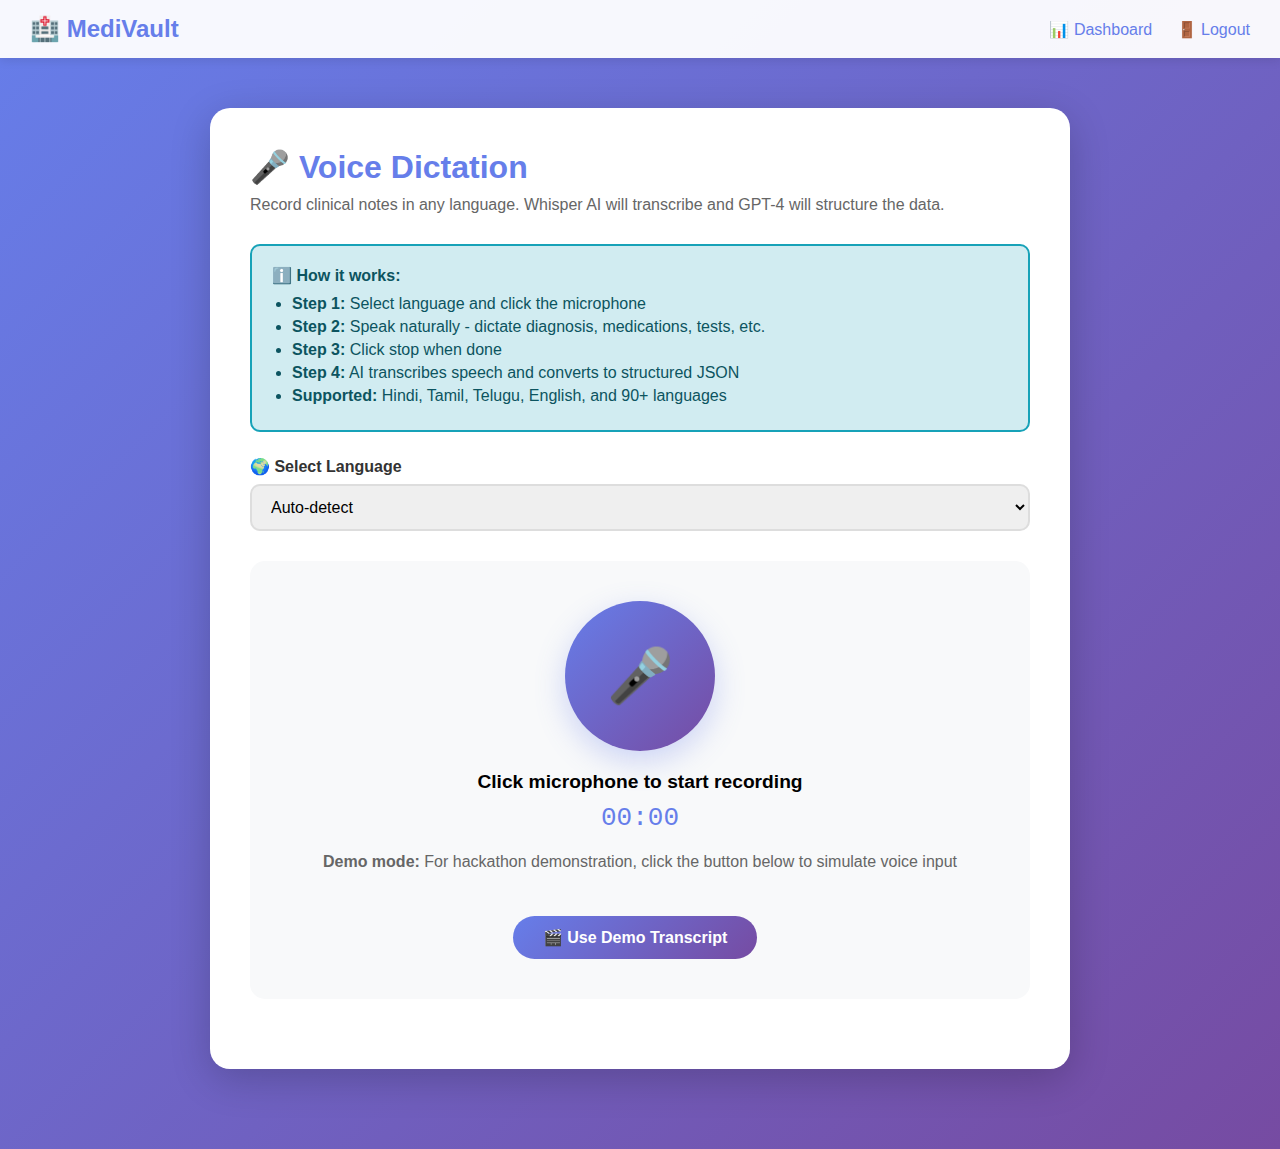
<file: templates/voice_dictation.html>
<!DOCTYPE html>
<html lang="en">
<head>
    <meta charset="UTF-8">
    <meta name="viewport" content="width=device-width, initial-scale=1.0">
    <title>Voice Dictation - MediVault</title>
    <style>
        * {
            margin: 0;
            padding: 0;
            box-sizing: border-box;
        }

        body {
            font-family: 'Segoe UI', Tahoma, Geneva, Verdana, sans-serif;
            background: linear-gradient(135deg, #667eea 0%, #764ba2 100%);
            min-height: 100vh;
        }

        .navbar {
            background: rgba(255, 255, 255, 0.95);
            padding: 15px 30px;
            box-shadow: 0 2px 10px rgba(0,0,0,0.1);
            display: flex;
            justify-content: space-between;
            align-items: center;
        }

        .navbar h1 {
            color: #667eea;
            font-size: 1.5em;
        }

        .navbar a {
            color: #667eea;
            text-decoration: none;
            margin-left: 20px;
            font-weight: 500;
        }

        .navbar a:hover {
            text-decoration: underline;
        }

        .container {
            max-width: 900px;
            margin: 30px auto;
            padding: 20px;
        }

        .voice-card {
            background: white;
            border-radius: 20px;
            padding: 40px;
            box-shadow: 0 10px 40px rgba(0,0,0,0.2);
            margin-bottom: 30px;
        }

        .voice-card h2 {
            color: #667eea;
            margin-bottom: 10px;
            font-size: 2em;
        }

        .voice-card p {
            color: #666;
            margin-bottom: 30px;
        }

        .recorder-section {
            text-align: center;
            padding: 40px;
            background: #f8f9fa;
            border-radius: 15px;
            margin-bottom: 30px;
        }

        .mic-button {
            width: 150px;
            height: 150px;
            border-radius: 50%;
            background: linear-gradient(135deg, #667eea 0%, #764ba2 100%);
            border: none;
            cursor: pointer;
            transition: all 0.3s;
            display: flex;
            align-items: center;
            justify-content: center;
            margin: 0 auto 20px;
            box-shadow: 0 10px 30px rgba(102, 126, 234, 0.3);
        }

        .mic-button:hover {
            transform: scale(1.05);
            box-shadow: 0 15px 40px rgba(102, 126, 234, 0.4);
        }

        .mic-button.recording {
            animation: pulse 1.5s infinite;
            background: linear-gradient(135deg, #dc3545 0%, #c82333 100%);
        }

        @keyframes pulse {
            0%, 100% { transform: scale(1); box-shadow: 0 10px 30px rgba(220, 53, 69, 0.3); }
            50% { transform: scale(1.1); box-shadow: 0 15px 50px rgba(220, 53, 69, 0.6); }
        }

        .mic-icon {
            font-size: 4em;
        }

        .recording-status {
            font-size: 1.2em;
            font-weight: bold;
            margin-bottom: 10px;
        }

        .recording-status.active {
            color: #dc3545;
        }

        .timer {
            font-size: 2em;
            font-family: monospace;
            color: #667eea;
            margin-bottom: 15px;
        }

        .language-selector {
            margin-bottom: 30px;
        }

        .language-selector label {
            display: block;
            color: #333;
            font-weight: 600;
            margin-bottom: 8px;
        }

        .language-selector select {
            width: 100%;
            padding: 12px 15px;
            border: 2px solid #ddd;
            border-radius: 10px;
            font-size: 1em;
        }

        .transcript-section {
            background: white;
            border-radius: 20px;
            padding: 40px;
            box-shadow: 0 10px 40px rgba(0,0,0,0.2);
            display: none;
        }

        .transcript-section.active {
            display: block;
        }

        .transcript-section h3 {
            color: #667eea;
            margin-bottom: 20px;
        }

        .transcript-box {
            background: #f8f9fa;
            padding: 20px;
            border-radius: 10px;
            border-left: 5px solid #667eea;
            margin-bottom: 20px;
            min-height: 100px;
            line-height: 1.6;
        }

        .structured-data {
            background: #d4edda;
            border: 2px solid #28a745;
            border-radius: 10px;
            padding: 20px;
            margin-top: 20px;
        }

        .structured-data h4 {
            color: #155724;
            margin-bottom: 15px;
        }

        .structured-data pre {
            background: white;
            padding: 15px;
            border-radius: 5px;
            overflow-x: auto;
            font-size: 0.9em;
        }

        .btn {
            padding: 12px 30px;
            background: linear-gradient(135deg, #667eea 0%, #764ba2 100%);
            color: white;
            border: none;
            border-radius: 25px;
            font-size: 1em;
            font-weight: bold;
            cursor: pointer;
            transition: all 0.3s;
            margin-right: 10px;
        }

        .btn:hover {
            transform: scale(1.05);
            box-shadow: 0 5px 15px rgba(0,0,0,0.3);
        }

        .btn-secondary {
            background: #6c757d;
        }

        .btn-secondary:hover {
            background: #5a6268;
        }

        .info-box {
            background: #d1ecf1;
            border: 2px solid #17a2b8;
            border-radius: 10px;
            padding: 20px;
            margin-bottom: 25px;
        }

        .info-box h4 {
            color: #0c5460;
            margin-bottom: 10px;
        }

        .info-box ul {
            margin-left: 20px;
            color: #0c5460;
        }

        .info-box li {
            margin-bottom: 5px;
        }

        .processing-overlay {
            display: none;
            position: fixed;
            top: 0;
            left: 0;
            width: 100%;
            height: 100%;
            background: rgba(0,0,0,0.8);
            z-index: 9999;
            justify-content: center;
            align-items: center;
        }

        .processing-overlay.active {
            display: flex;
        }

        .processing-content {
            background: white;
            padding: 40px;
            border-radius: 20px;
            text-align: center;
            max-width: 400px;
        }

        .spinner {
            border: 5px solid #f3f3f3;
            border-top: 5px solid #667eea;
            border-radius: 50%;
            width: 60px;
            height: 60px;
            animation: spin 1s linear infinite;
            margin: 0 auto 20px;
        }

        @keyframes spin {
            0% { transform: rotate(0deg); }
            100% { transform: rotate(360deg); }
        }
    </style>
</head>
<body>
    <nav class="navbar">
        <h1>🏥 MediVault</h1>
        <div>
            <a href="/doctor/dashboard">📊 Dashboard</a>
            <a href="/logout">🚪 Logout</a>
        </div>
    </nav>

    <div class="container">
        <div class="voice-card">
            <h2>🎤 Voice Dictation</h2>
            <p>Record clinical notes in any language. Whisper AI will transcribe and GPT-4 will structure the data.</p>

            <div class="info-box">
                <h4>ℹ️ How it works:</h4>
                <ul>
                    <li><strong>Step 1:</strong> Select language and click the microphone</li>
                    <li><strong>Step 2:</strong> Speak naturally - dictate diagnosis, medications, tests, etc.</li>
                    <li><strong>Step 3:</strong> Click stop when done</li>
                    <li><strong>Step 4:</strong> AI transcribes speech and converts to structured JSON</li>
                    <li><strong>Supported:</strong> Hindi, Tamil, Telugu, English, and 90+ languages</li>
                </ul>
            </div>

            <div class="language-selector">
                <label for="language">🌍 Select Language</label>
                <select id="language">
                    <option value="">Auto-detect</option>
                    <option value="en">English</option>
                    <option value="hi">Hindi (हिंदी)</option>
                    <option value="ta">Tamil (தமிழ்)</option>
                    <option value="te">Telugu (తెలుగు)</option>
                    <option value="mr">Marathi (मराठी)</option>
                    <option value="bn">Bengali (বাংলা)</option>
                </select>
            </div>

            <div class="recorder-section">
                <button class="mic-button" id="micButton">
                    <span class="mic-icon">🎤</span>
                </button>
                
                <div class="recording-status" id="status">Click microphone to start recording</div>
                <div class="timer" id="timer">00:00</div>
                
                <p style="color: #666; margin-top: 20px;">
                    <strong>Demo mode:</strong> For hackathon demonstration, click the button below to simulate voice input
                </p>
                <button class="btn" id="demoButton" style="margin-top: 15px;">
                    🎬 Use Demo Transcript
                </button>
            </div>
        </div>

        <div class="transcript-section" id="transcriptSection">
            <h3>📝 Transcript</h3>
            <div class="transcript-box" id="transcriptBox">
                Transcript will appear here...
            </div>

            <div class="structured-data" id="structuredData" style="display: none;">
                <h4>✅ Structured Clinical Data (JSON)</h4>
                <pre id="jsonOutput"></pre>
                
                <button class="btn" id="saveButton">💾 Save to Patient Record</button>
                <button class="btn btn-secondary" id="newButton">🔄 New Recording</button>
            </div>
        </div>
    </div>

    <!-- Processing Overlay -->
    <div class="processing-overlay" id="processingOverlay">
        <div class="processing-content">
            <div class="spinner"></div>
            <h3 style="color: #667eea; margin-bottom: 10px;">Processing Audio...</h3>
            <p style="color: #666;">
                🎤 Transcribing with Whisper AI<br>
                🤖 Structuring data with GPT-4<br>
                <br>
                <strong>Please wait...</strong>
            </p>
        </div>
    </div>

    <script>
        let isRecording = false;
        let startTime;
        let timerInterval;
        let mediaRecorder;
        let audioChunks = [];

        const micButton = document.getElementById('micButton');
        const status = document.getElementById('status');
        const timer = document.getElementById('timer');
        const demoButton = document.getElementById('demoButton');
        const transcriptSection = document.getElementById('transcriptSection');
        const transcriptBox = document.getElementById('transcriptBox');
        const structuredData = document.getElementById('structuredData');
        const jsonOutput = document.getElementById('jsonOutput');
        const processingOverlay = document.getElementById('processingOverlay');
        const saveButton = document.getElementById('saveButton');
        const newButton = document.getElementById('newButton');

        // Microphone button click
        micButton.addEventListener('click', toggleRecording);

        // Demo button - simulates voice input
        demoButton.addEventListener('click', useDemoTranscript);

        function toggleRecording() {
            if (!isRecording) {
                startRecording();
            } else {
                stopRecording();
            }
        }

        function startRecording() {
            // Note: Real browser audio recording would use MediaRecorder API
            // For demo, we'll simulate
            isRecording = true;
            micButton.classList.add('recording');
            status.textContent = '🔴 Recording in progress...';
            status.classList.add('active');
            
            startTime = Date.now();
            timerInterval = setInterval(updateTimer, 1000);

            alert('🎤 Note: For hackathon demo, browser microphone recording is simulated.\n\nIn production, this would use:\n- MediaRecorder API for audio capture\n- Whisper API for transcription\n- GPT-4 for structuring\n\nClick "Use Demo Transcript" to see the full flow!');
        }

        function stopRecording() {
            isRecording = false;
            micButton.classList.remove('recording');
            status.textContent = 'Recording stopped';
            status.classList.remove('active');
            clearInterval(timerInterval);
            
            // In real implementation, would send audio to server here
            alert('Recording stopped. Click "Use Demo Transcript" to see AI processing.');
        }

        function updateTimer() {
            const elapsed = Math.floor((Date.now() - startTime) / 1000);
            const minutes = Math.floor(elapsed / 60);
            const seconds = elapsed % 60;
            timer.textContent = `${String(minutes).padStart(2, '0')}:${String(seconds).padStart(2, '0')}`;
        }

        function useDemoTranscript() {
            // Show processing overlay
            processingOverlay.classList.add('active');

            // Simulate API processing delay
            setTimeout(() => {
                const demoTranscript = "Patient came in complaining of fever and cough for three days. Temperature is 101 degrees Fahrenheit. Diagnosed with upper respiratory tract infection. Prescribed Azithromycin 500 milligrams once daily for 5 days and Paracetamol 500 milligrams three times daily for fever. Also ordered complete blood count and chest x-ray. Patient should follow up in one week. This is medium urgency.";

                const demoStructured = {
                    "diagnosis": "Upper Respiratory Tract Infection",
                    "medications": [
                        {"name": "Azithromycin", "dose": "500mg", "frequency": "once daily for 5 days"},
                        {"name": "Paracetamol", "dose": "500mg", "frequency": "three times daily"}
                    ],
                    "tests_ordered": ["Complete Blood Count", "Chest X-Ray"],
                    "follow_up_days": 7,
                    "urgency": "medium",
                    "notes": "Patient presented with fever (101°F) and cough for 3 days",
                    "symptoms": ["fever", "cough"]
                };

                transcriptBox.textContent = demoTranscript;
                jsonOutput.textContent = JSON.stringify(demoStructured, null, 2);
                
                transcriptSection.classList.add('active');
                structuredData.style.display = 'block';
                processingOverlay.classList.remove('active');

                // Scroll to results
                transcriptSection.scrollIntoView({ behavior: 'smooth' });
            }, 3000);
        }

        saveButton.addEventListener('click', () => {
            alert('✅ Clinical note saved to patient record!\n\nIn production, this would:\n- Save structured data to database\n- Link to patient Health ID\n- Update patient medical history\n- Generate AI summary');
            newButton.click();
        });

        newButton.addEventListener('click', () => {
            transcriptSection.classList.remove('active');
            structuredData.style.display = 'none';
            timer.textContent = '00:00';
            status.textContent = 'Click microphone to start recording';
        });
    </script>
</body>
</html>
</file>
